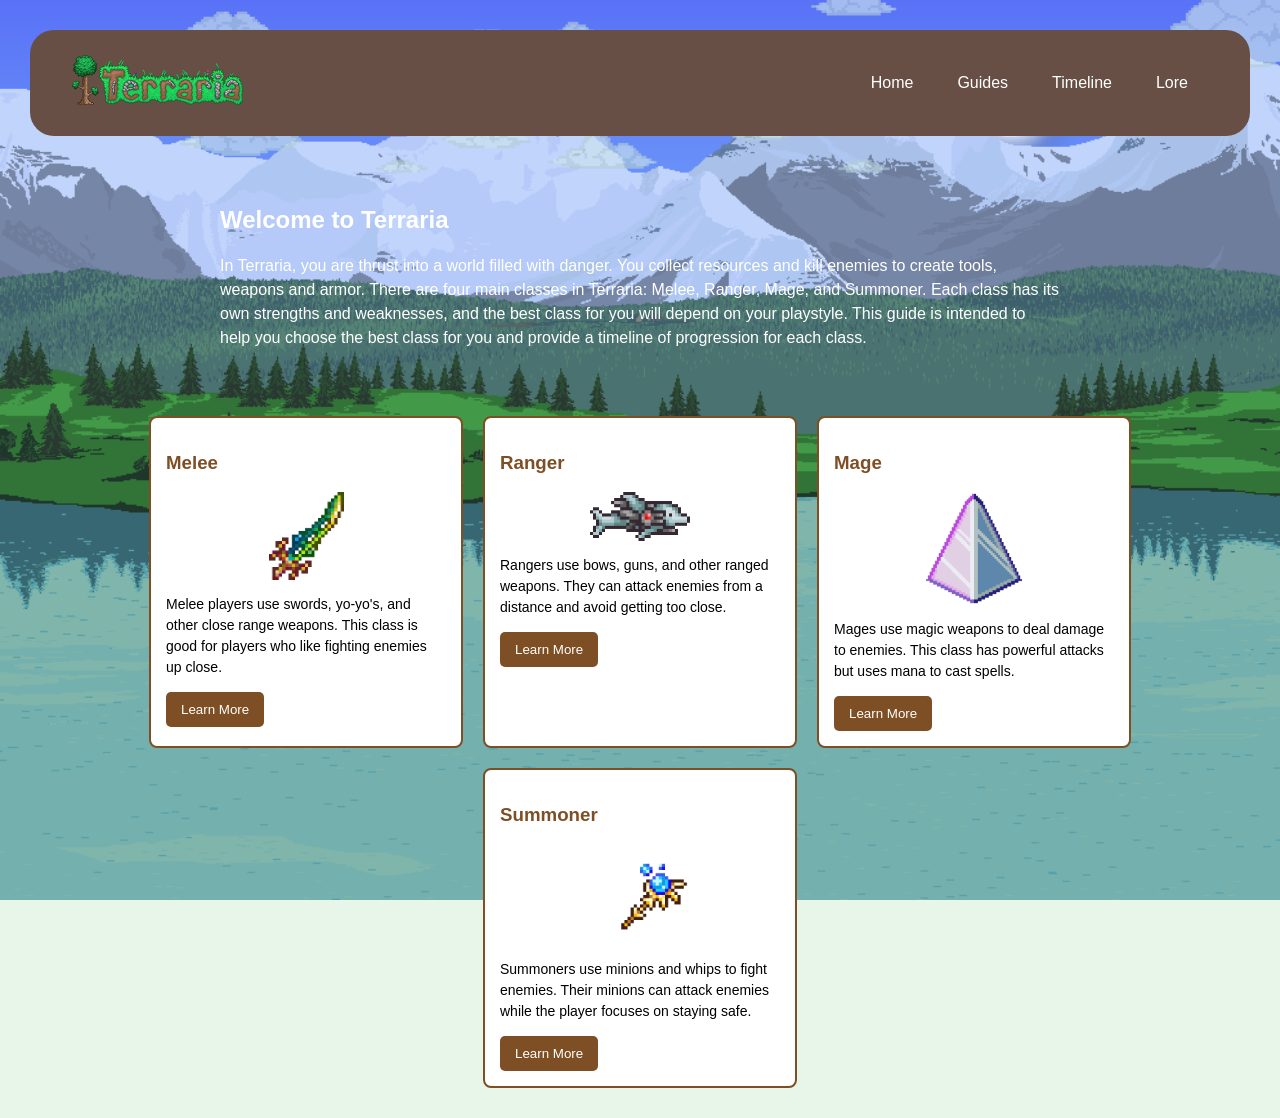
<file: 7C.html>
<!DOCTYPE html>
<html>
<head>
    <title>Terraria Class Guides</title>
    <link rel="stylesheet" href="style01.css">
</head>

<body>

<header>
    <nav class="navbar">
        <a href="#" class="logo"><img src="NewPromoLogo.webp"></a>

        <ul class="nav-links">
            <li><a href="#" class="active">Home</a></li>
            <li><a href="#">Guides</a></li>
            <li><a href="#">Timeline</a></li>
            <li><a href="#">Lore</a></li>
        </ul>
    </nav>
</header>

<main>
    <section class="intro">
        <h2>Welcome to Terraria</h2>
        <p>In Terraria, you are thrust into a world filled with danger. You collect resources and kill enemies to create tools, weapons and armor. There are four main classes in Terraria: Melee, Ranger, Mage, and Summoner. Each class has its own strengths and weaknesses, and the best class for you will depend on your playstyle. This guide is intended to help you choose the best class for you and provide a timeline of progression for each class.
        </p>
    </section>

    <section class="classes">
        <div class="class-card">
            <h3>Melee</h3>
            <img src="TerraBlade.webp" alt="Terrablade icon">
            <p>Melee players use swords, yo-yo's, and other close range weapons. This class is good for players who like fighting enemies up close.
            </p>
                <button>Learn More</button>
        </div>

        <div class="class-card">
            <h3>Ranger</h3>
            <img src="minishark.png" alt="Minishark icon" style="width: 100px">
            <p> Rangers use bows, guns, and other ranged weapons. They can attack enemies from a distance and avoid getting too close.
            </p>
                <button>Learn More</button>
        </div>
         <div class="class-card">
            <h3>Mage</h3>
            <img src="prism.png" alt="Minishark icon" style="width: 100px">
            <p>Mages use magic weapons to deal damage to enemies. This class has powerful attacks but uses mana to cast spells.
            </p>
                <button>Learn More</button>
        </div>
        <div class="class-card">
            <h3>Summoner</h3>
            <img src="staff.png" alt="Minishark icon" style="width: 100px">
            <p>Summoners use minions and whips to fight enemies. Their minions can attack enemies while the player focuses on staying safe.
            </p>
                <button>Learn More</button>
        </div>
    </section>
</main>


        
</div>
</div>

</body>
</html>
</file>
<file: style01.css>
body {
    background-color: #e8f5e9;
    font-family: Arial, sans-serif;
    margin: 0;
    padding: 0;
    background-image: url('bg.png');
    background-repeat: no-repeat;
    background-attachment: fixed;
    background-size: cover;
}

.navbar {
  display: flex;
  justify-content: space-between;
  align-items: center;
  background-color: #674f46;
  padding: 0.5rem 2rem;
  position: sticky;
  top: 0;
  z-index: 1000;
  border-radius: 24px;
}

.logo {
  color: #fff;
  font-size: 1.5rem;
  font-weight: bold;
  text-decoration: none;
}

.nav-links {
  display: flex;
  list-style: none;
  gap: 1.5rem;
}

.nav-links a {
  color: #ffffff;
  text-decoration: none;
  font-size: 1rem;
  font-weight: 500;
  text-overflow: visible;
  text-align: center;
  transition: color 0.3s ease;
}
.navbar img{
    height: 50px
}
header {
    background-color: transparent;
    border-color: #261d1a;
    border-width: 5px;
    color: white;
    padding: 30px;
    justify-content: left;
}

header h1 {
    font-size: 36px;
}

.intro {
    padding: 20px;
    margin-left: 200px;
    margin-right: 200px;
    color: white;

}

.intro p {
    font-size: 16px;
    line-height: 1.5;
    color: white;
}

.class-title {
    color: #7e4f25;
    margin-left: 20px;
}

.classes {
    display: flex;
    flex-wrap: wrap;
    justify-content: flex-start;
    padding: 20px;
    justify-content: center;
}

.class-card {
    background-color: white;
    width: 280px;
    height: auto;
    margin: 10px;
    padding: 15px;
    border: 2px solid #7e4f25;
    border-radius: 8px;
}

.class-card h3 {
    color: #7e4f25;
}

.class-card p {
    font-size: 14px;
    line-height: 1.5;
}
.class-card img {
    width: 75px;
    height: auto;
    margin: 10px auto;
    display: block;
    margin: 0 auto;
}
nav {
    padding: 10px;
    color: white;
}
.nav-links {
    display: absolute;
    justify-content: space-between;
    padding: 20px;
    color: white;
    font-family: Arial, sans-serif;
}
a {
    color: white;
    text-decoration: none;
    margin: 0 10px;
}
button {
    background-color: #7e4f25;
    color: white;
    border: none;
    border-radius: 5px;
    padding: 10px 15px;
    cursor: pointer;
}
</file>
